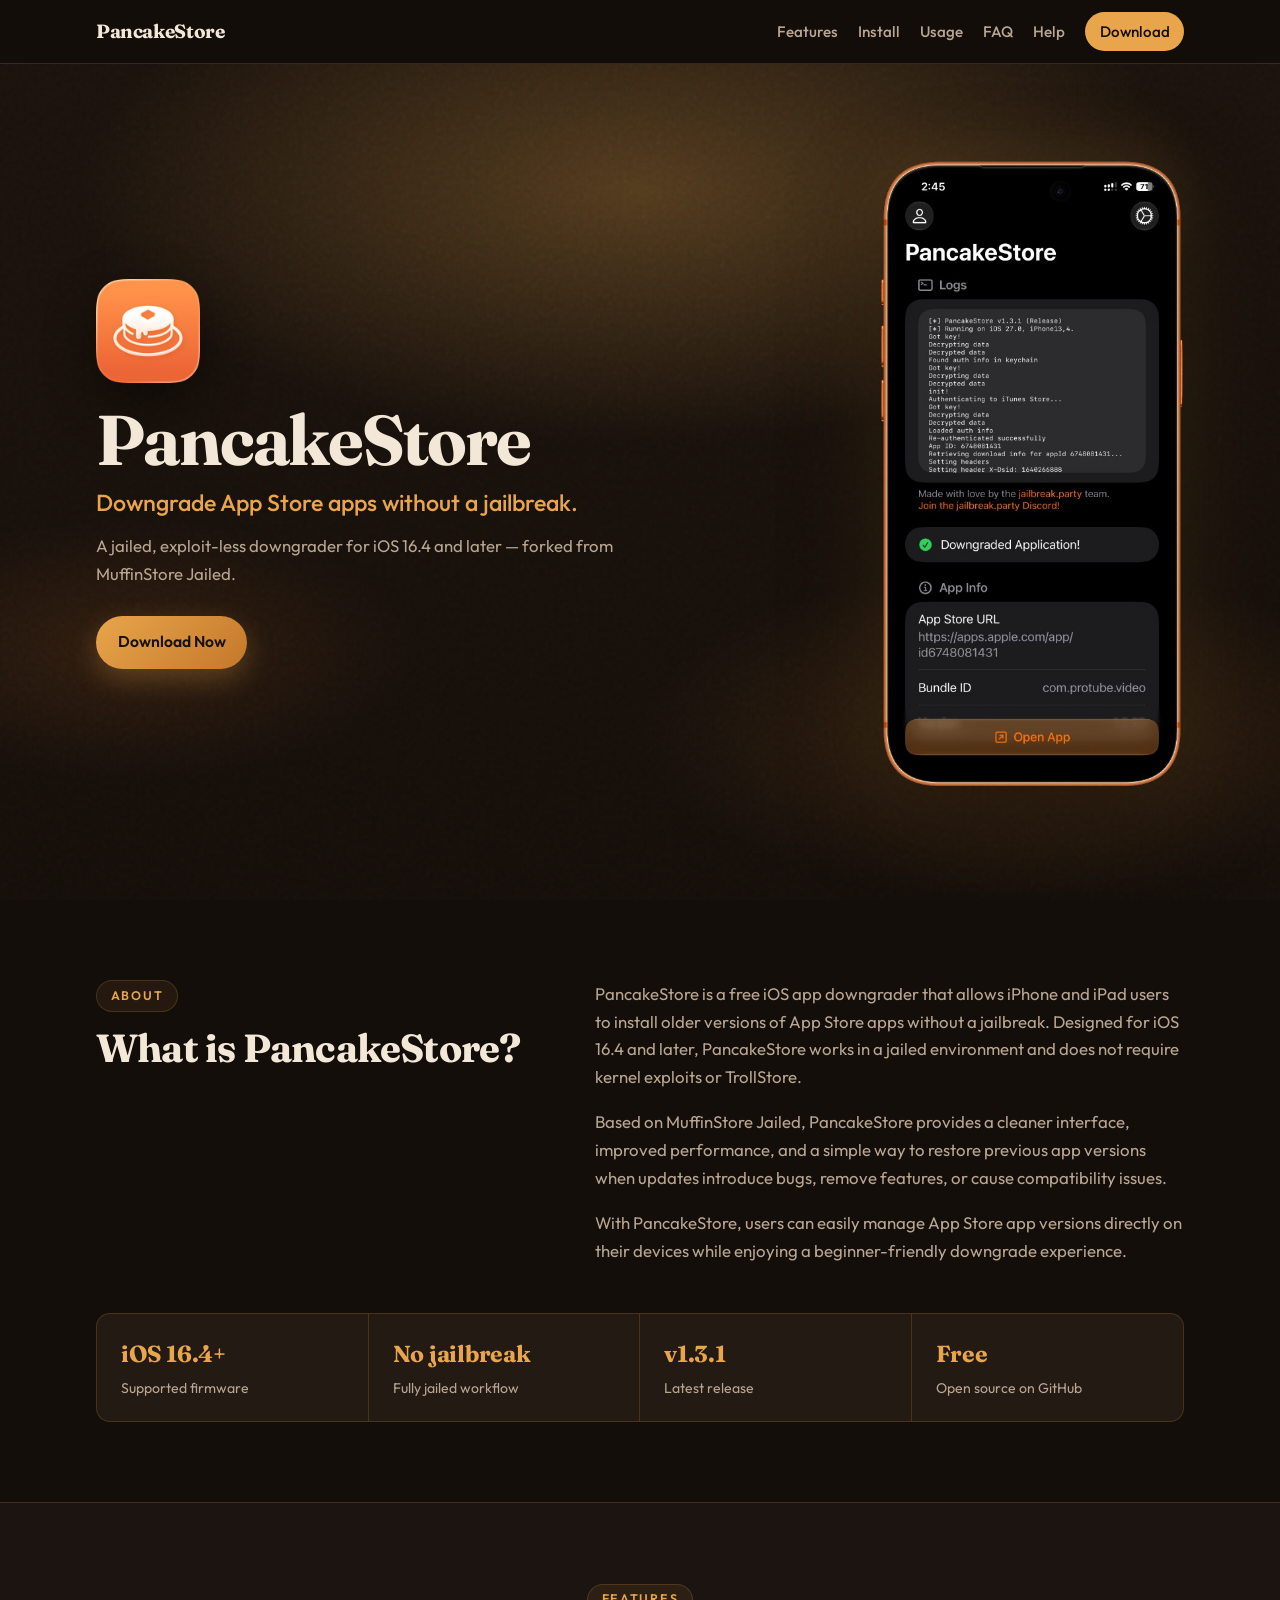
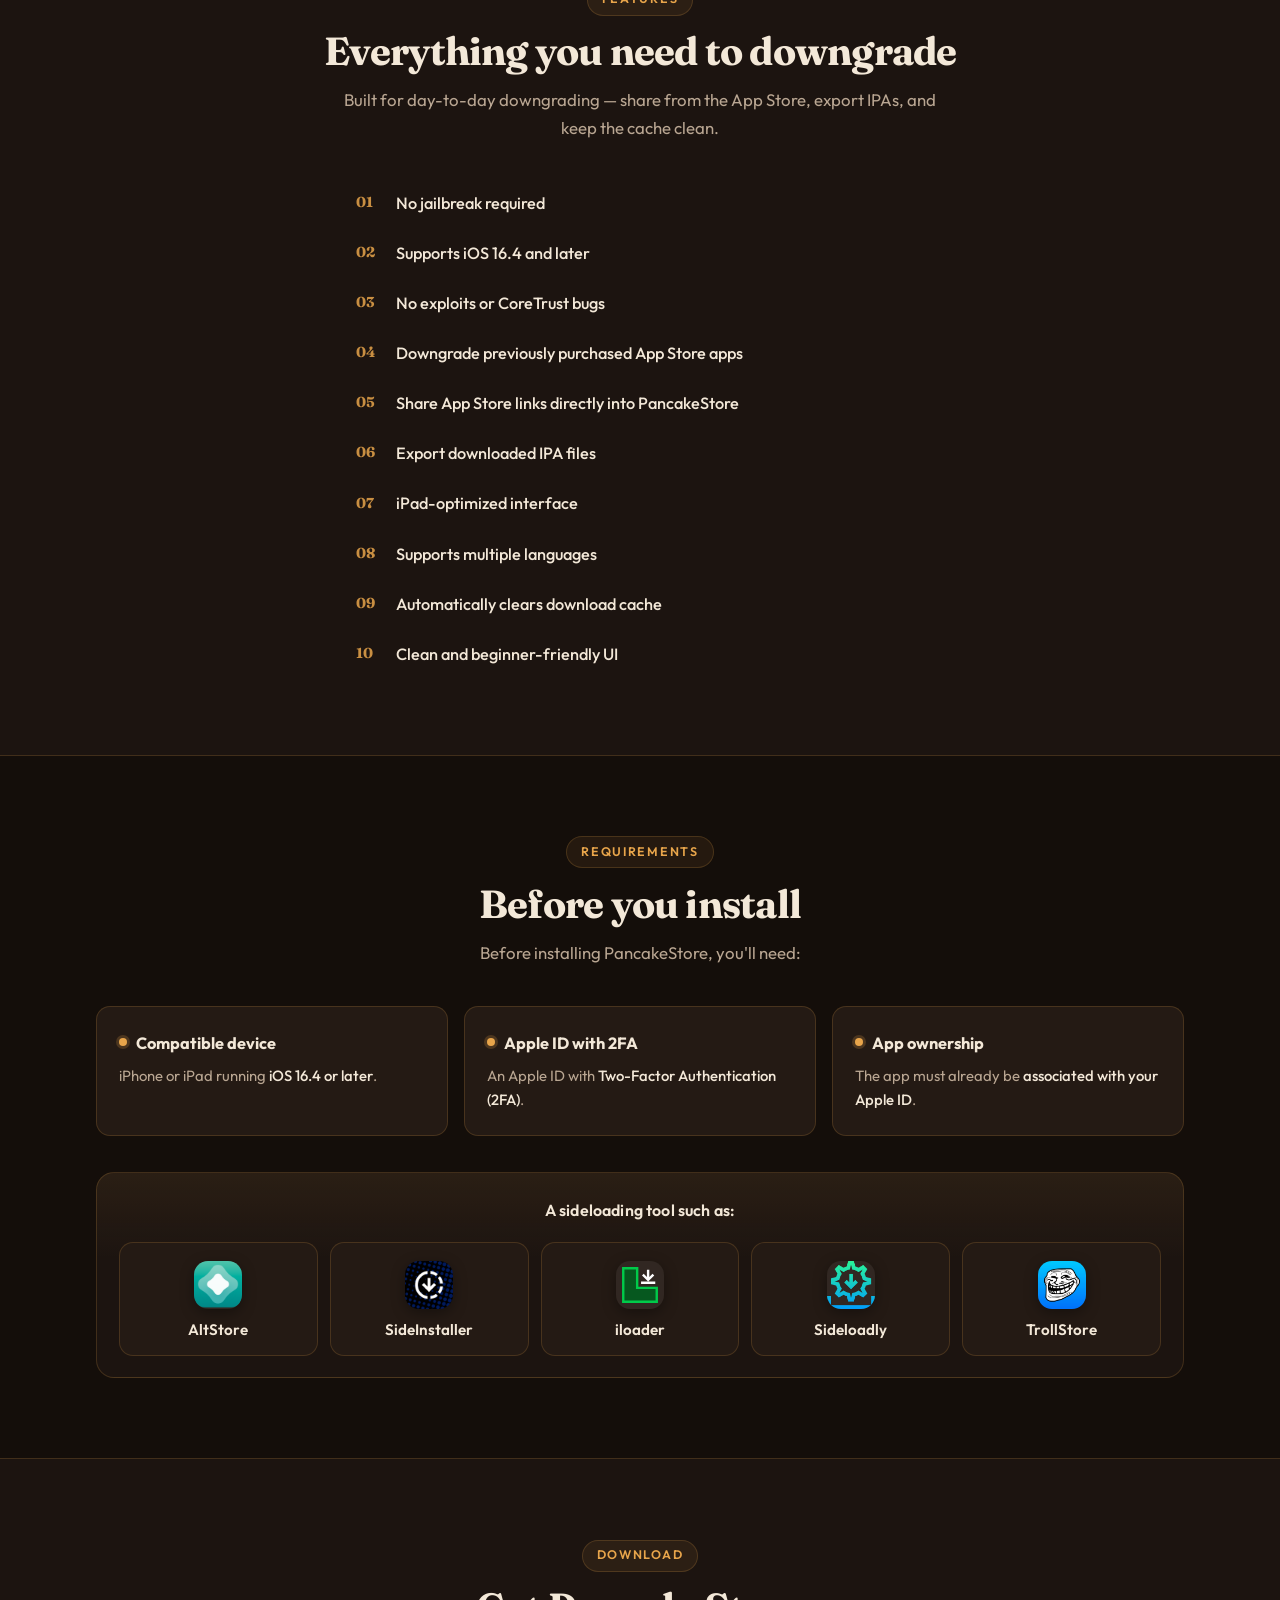
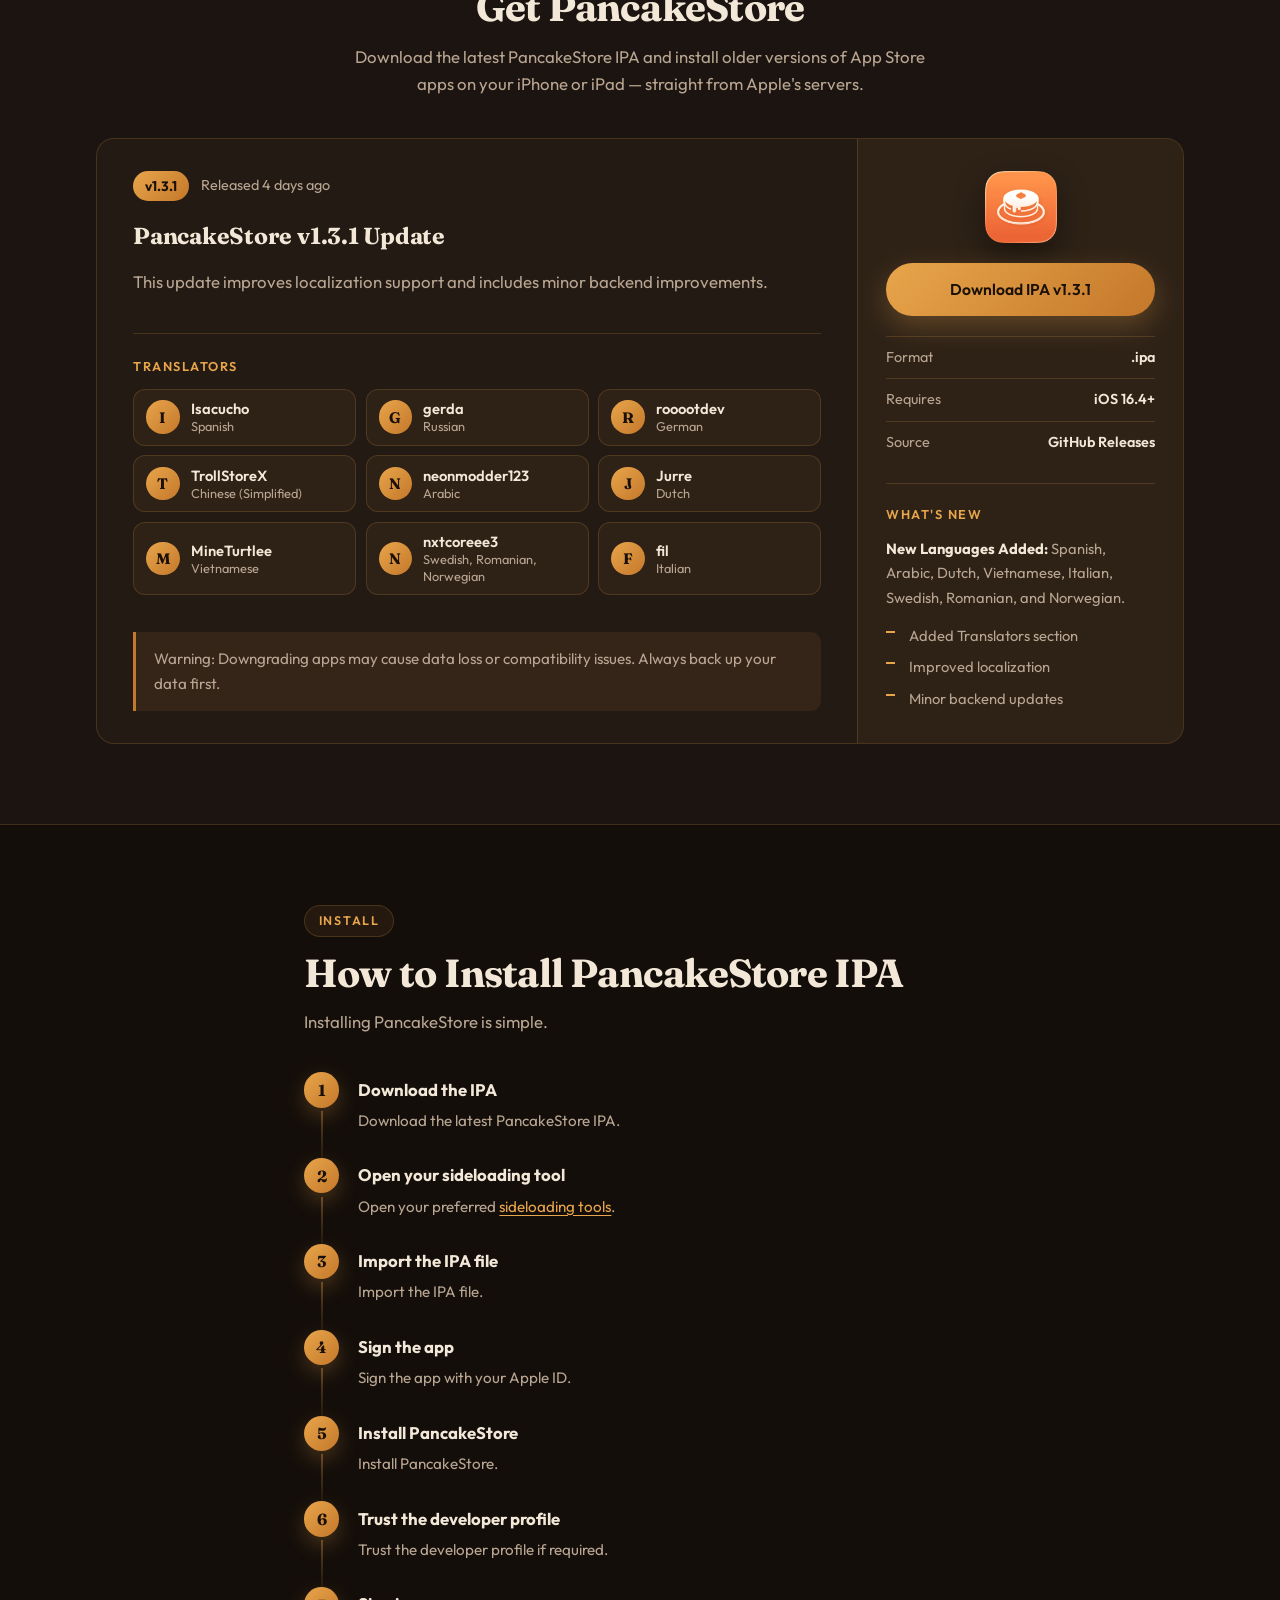
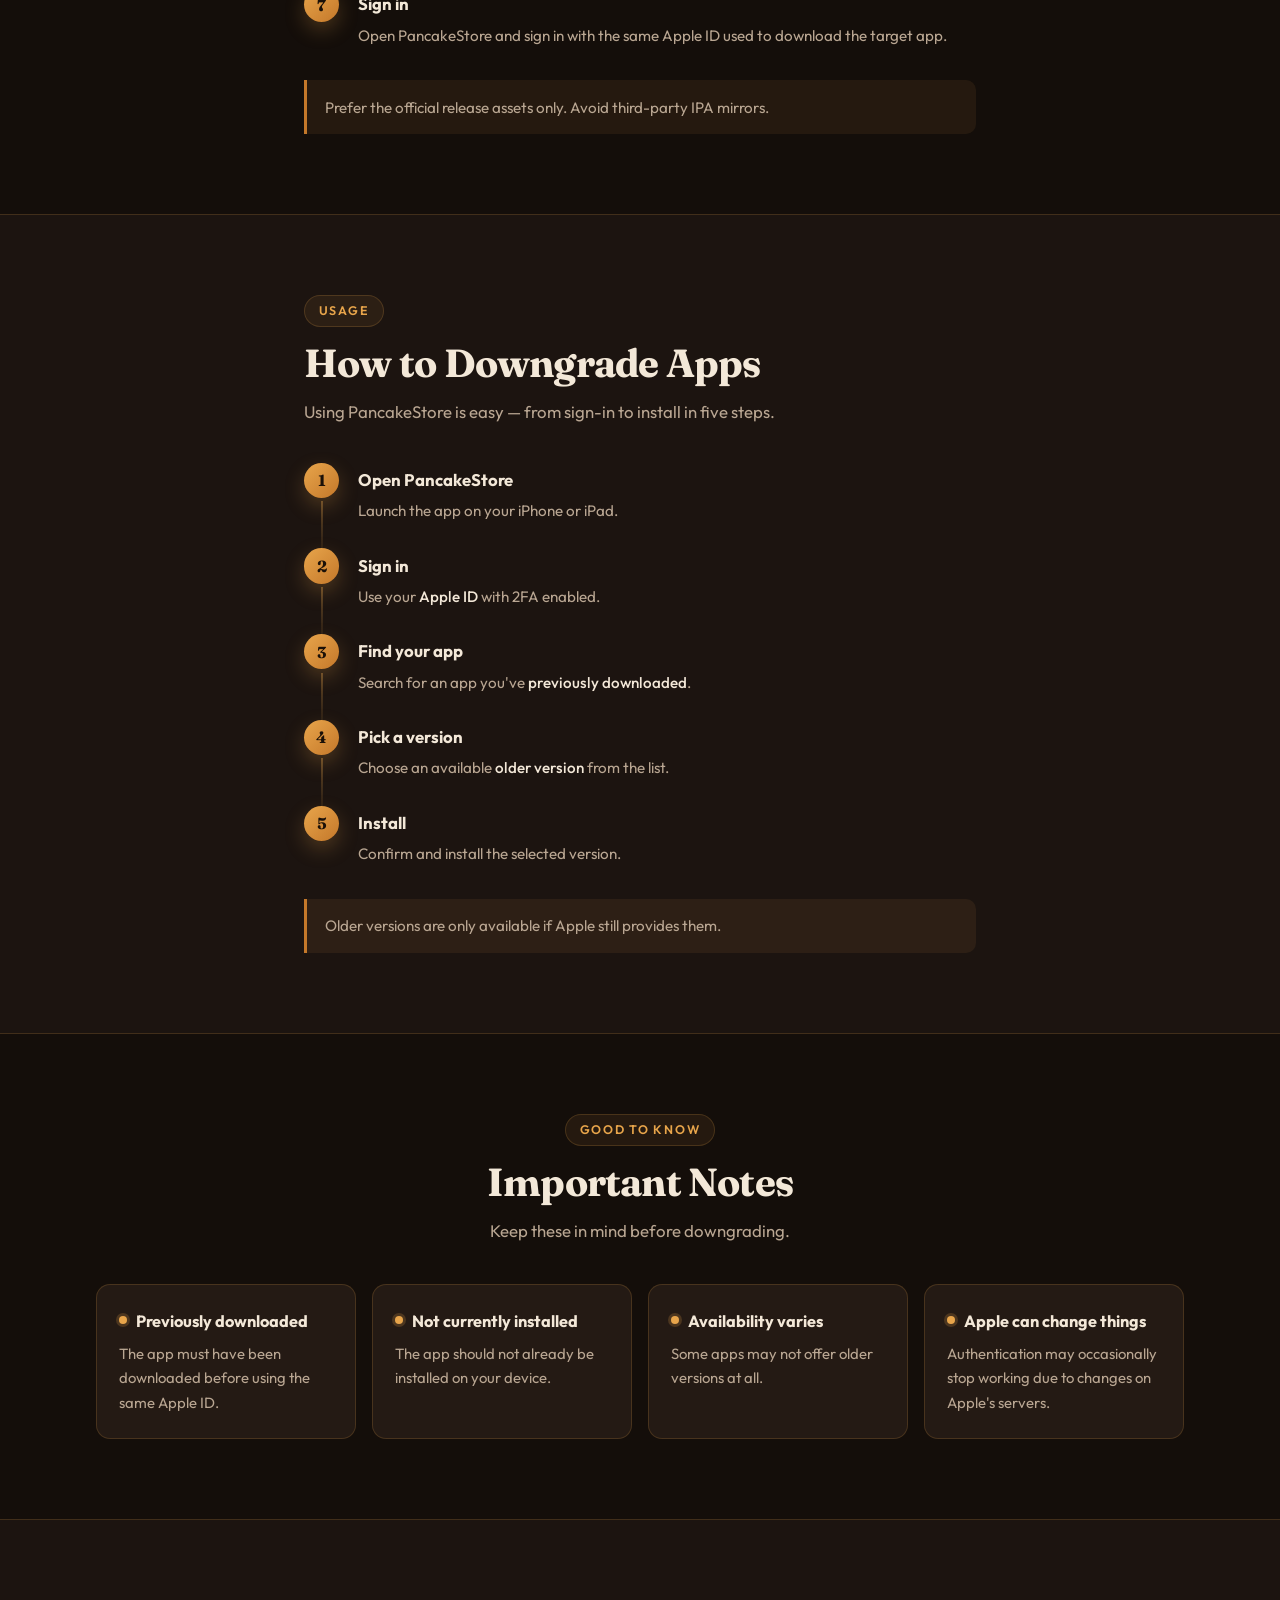
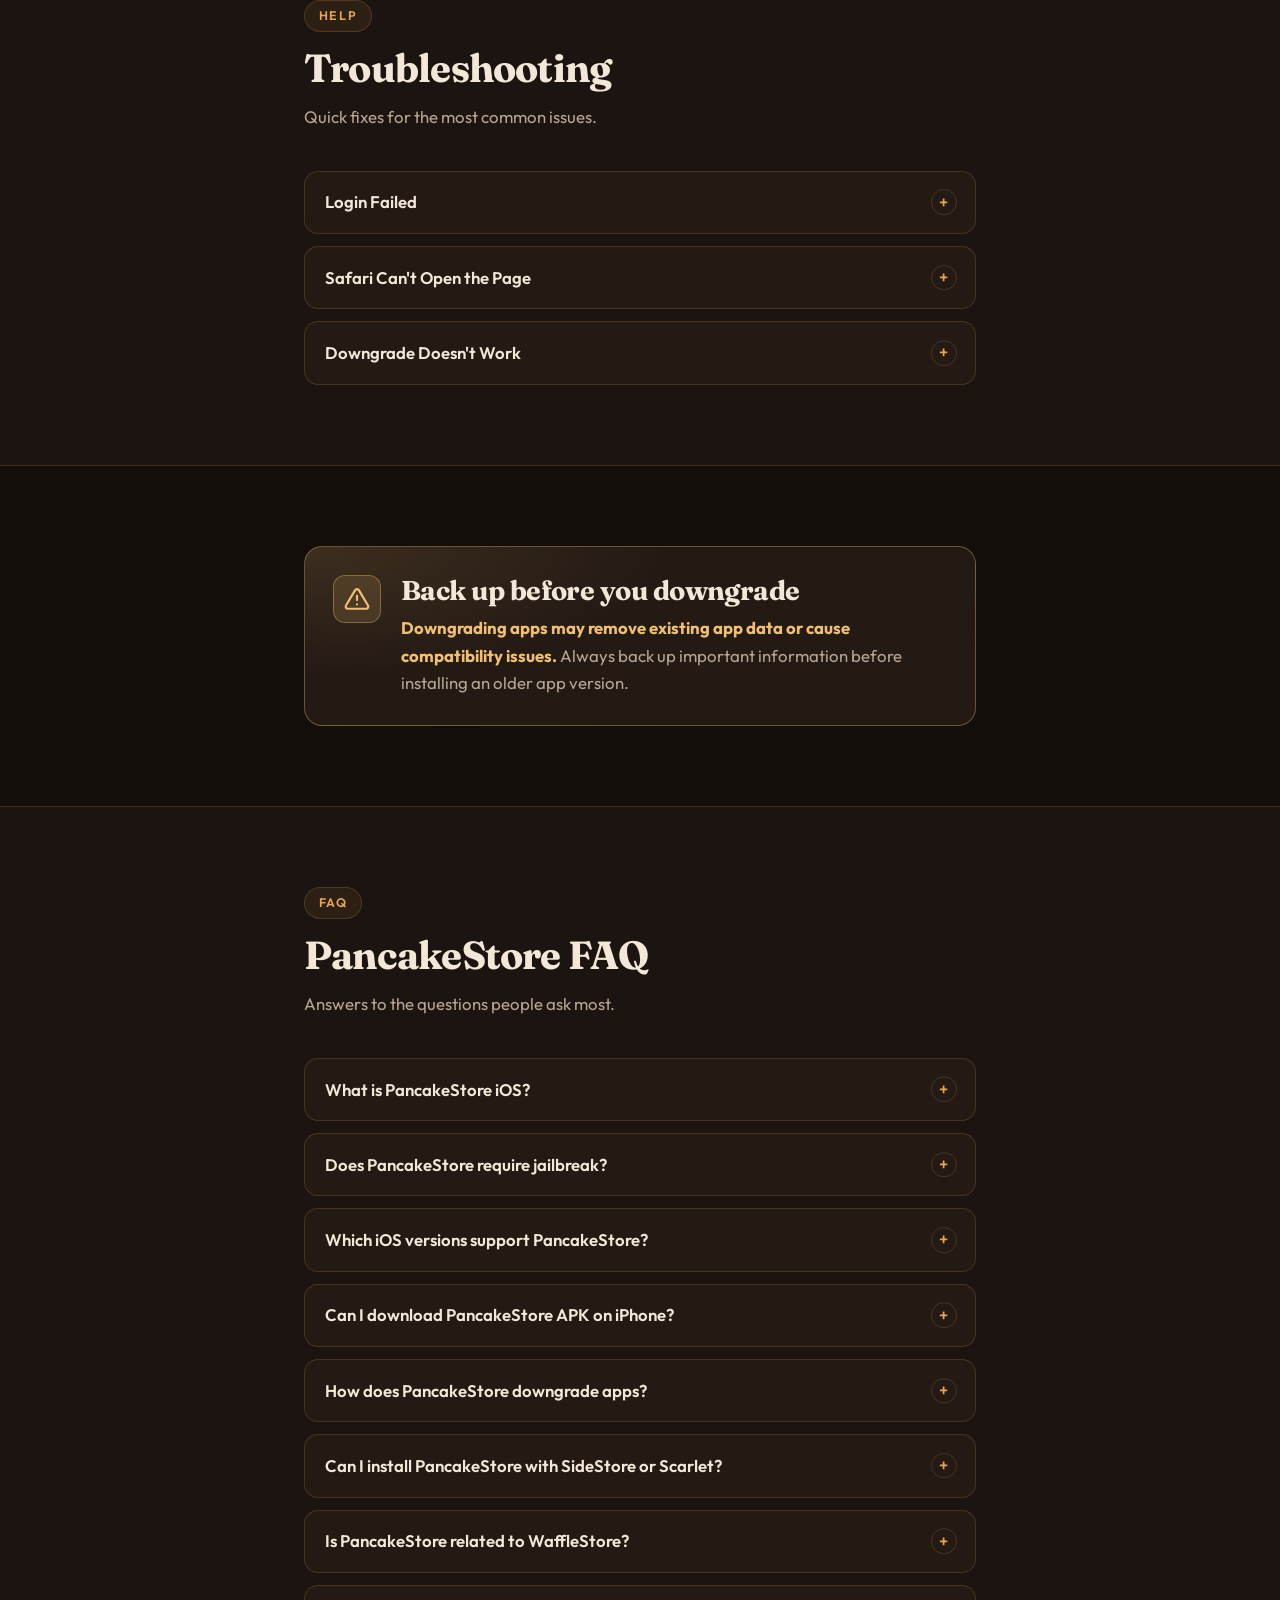
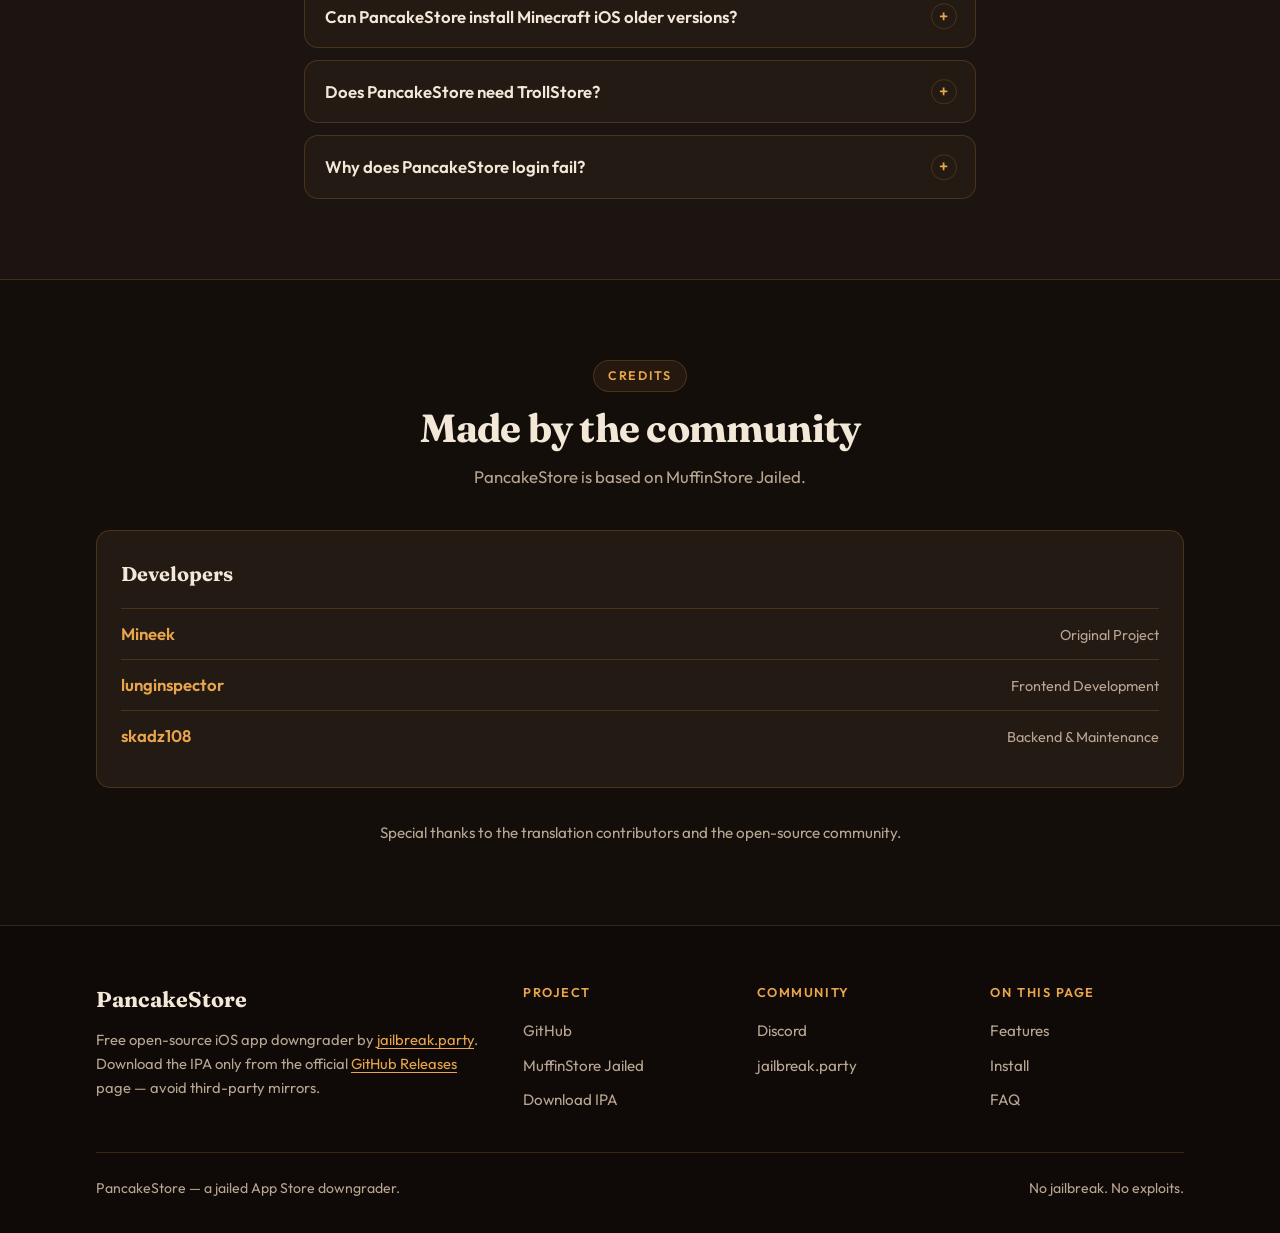
<file: index.html>
<!DOCTYPE html>
<html lang="en">
<head>
  <meta charset="UTF-8" />
  <meta name="viewport" content="width=device-width, initial-scale=1" />
  <title>PancakeStore — Download IPA | iOS App Downgrader (No Jailbreak)</title>
  <meta name="description" content="Download PancakeStore IPA — a free jailed App Store downgrader for iOS 16.4+. Install older app versions on iPhone &amp; iPad. No jailbreak. No exploits." />
  <meta name="robots" content="index, follow, max-image-preview:large, max-snippet:-1, max-video-preview:-1" />
  <meta name="author" content="jailbreak.party" />
  <meta name="theme-color" content="#140e0a" />
  <meta name="color-scheme" content="dark" />
  <link rel="canonical" href="https://pancakestore.site/" />
  <link rel="alternate" hreflang="en" href="https://pancakestore.site/" />
  <link rel="alternate" hreflang="x-default" href="https://pancakestore.site/" />

  <!-- Open Graph -->
  <meta property="og:type" content="website" />
  <meta property="og:site_name" content="PancakeStore" />
  <meta property="og:locale" content="en_US" />
  <meta property="og:url" content="https://pancakestore.site/" />
  <meta property="og:title" content="PancakeStore — Download IPA | iOS App Downgrader (No Jailbreak)" />
  <meta property="og:description" content="Free jailed App Store downgrader for iOS 16.4+. Install older app versions on iPhone &amp; iPad without jailbreak or exploits." />
  <meta property="og:image" content="https://pancakestore.site/assets/app-screenshot.png" />
  <meta property="og:image:alt" content="PancakeStore running on an iPhone, showing a successful app downgrade" />
  <meta property="og:image:type" content="image/png" />
  <meta property="og:image:width" content="460" />
  <meta property="og:image:height" content="950" />

  <!-- Twitter -->
  <meta name="twitter:card" content="summary_large_image" />
  <meta name="twitter:title" content="PancakeStore — Download IPA | iOS App Downgrader" />
  <meta name="twitter:description" content="Free jailed App Store downgrader for iOS 16.4+. No jailbreak. No exploits." />
  <meta name="twitter:image" content="https://pancakestore.site/assets/app-screenshot.png" />
  <meta name="twitter:image:alt" content="PancakeStore running on an iPhone, showing a successful app downgrade" />

  <!-- Google tag (gtag.js) -->
  <script async src="https://www.googletagmanager.com/gtag/js?id=G-DCM27WNYDD"></script>
  <script>
    window.dataLayer = window.dataLayer || [];
    function gtag(){dataLayer.push(arguments);}
    gtag('js', new Date());

    gtag('config', 'G-DCM27WNYDD');
  </script>
  <link rel="icon" href="assets/icon.png?v=2" type="image/png" />
  <link rel="apple-touch-icon" href="assets/icon.png?v=2" />
  <link rel="manifest" href="site.webmanifest" />
  <link rel="preload" as="image" href="assets/app-screenshot.png?v=2" />
  <link rel="preconnect" href="https://fonts.googleapis.com" />
  <link rel="preconnect" href="https://fonts.gstatic.com" crossorigin />
  <link href="https://fonts.googleapis.com/css2?family=Fraunces:opsz,wght@9..144,500;9..144,700&family=Outfit:wght@400;500;600;700&display=swap" rel="stylesheet" />
  <link rel="stylesheet" href="css/styles.css?v=6" />
  <script type="application/ld+json">
  {
    "@context": "https://schema.org",
    "@graph": [
      {
        "@type": "WebSite",
        "@id": "https://pancakestore.site/#website",
        "url": "https://pancakestore.site/",
        "name": "PancakeStore",
        "description": "Free jailed App Store downgrader for iOS 16.4+. Download the PancakeStore IPA and install older app versions without jailbreak.",
        "inLanguage": "en",
        "publisher": { "@id": "https://pancakestore.site/#organization" }
      },
      {
        "@type": "Organization",
        "@id": "https://pancakestore.site/#organization",
        "name": "PancakeStore",
        "url": "https://pancakestore.site/",
        "logo": {
          "@type": "ImageObject",
          "url": "https://pancakestore.site/assets/icon.png"
        },
        "sameAs": [
          "https://github.com/jailbreakdotparty/PancakeStore",
          "https://jailbreak.party/pancakestore",
          "https://jailbreak.party/discord"
        ]
      },
      {
        "@type": "SoftwareApplication",
        "@id": "https://pancakestore.site/#app",
        "name": "PancakeStore",
        "applicationCategory": "UtilitiesApplication",
        "operatingSystem": "iOS 16.4+",
        "downloadUrl": "https://github.com/jailbreakdotparty/PancakeStore/releases/download/1.3.1/PancakeStore_v1.3.1.ipa",
        "softwareVersion": "1.3.1",
        "offers": {
          "@type": "Offer",
          "price": "0",
          "priceCurrency": "USD"
        },
        "description": "A jailed App Store downgrader for iPhone and iPad. Install older versions of previously downloaded apps without jailbreak or exploits.",
        "image": "https://pancakestore.site/assets/icon.png",
        "author": { "@id": "https://pancakestore.site/#organization" },
        "url": "https://pancakestore.site/"
      },
      {
        "@type": "HowTo",
        "@id": "https://pancakestore.site/#howto-install",
        "name": "How to Install PancakeStore IPA",
        "description": "Install PancakeStore on iPhone or iPad using a sideloading tool and your Apple ID.",
        "totalTime": "PT10M",
        "supply": [
          { "@type": "HowToSupply", "name": "PancakeStore IPA" },
          { "@type": "HowToSupply", "name": "Sideloading tool (AltStore, SideInstaller, Sideloadly, or similar)" }
        ],
        "tool": [
          { "@type": "HowToTool", "name": "iPhone or iPad running iOS 16.4 or later" }
        ],
        "step": [
          {
            "@type": "HowToStep",
            "position": 1,
            "name": "Download the IPA",
            "text": "Download the latest PancakeStore IPA from the official GitHub release."
          },
          {
            "@type": "HowToStep",
            "position": 2,
            "name": "Open your sideloading tool",
            "text": "Open your preferred sideloading tool such as AltStore, SideInstaller, iloader, Sideloadly, or TrollStore."
          },
          {
            "@type": "HowToStep",
            "position": 3,
            "name": "Import the IPA file",
            "text": "Import the PancakeStore IPA file into the sideloading tool."
          },
          {
            "@type": "HowToStep",
            "position": 4,
            "name": "Sign the app",
            "text": "Sign the app with your Apple ID."
          },
          {
            "@type": "HowToStep",
            "position": 5,
            "name": "Install PancakeStore",
            "text": "Install PancakeStore on your device."
          },
          {
            "@type": "HowToStep",
            "position": 6,
            "name": "Trust the developer profile",
            "text": "Trust the developer profile in Settings if required."
          },
          {
            "@type": "HowToStep",
            "position": 7,
            "name": "Sign in",
            "text": "Open PancakeStore and sign in with the same Apple ID used to download the target app."
          }
        ]
      },
      {
        "@type": "HowTo",
        "@id": "https://pancakestore.site/#howto-downgrade",
        "name": "How to Downgrade Apps with PancakeStore",
        "description": "Use PancakeStore to install an older App Store version of an app you previously downloaded.",
        "totalTime": "PT5M",
        "step": [
          {
            "@type": "HowToStep",
            "position": 1,
            "name": "Open PancakeStore",
            "text": "Launch PancakeStore on your iPhone or iPad."
          },
          {
            "@type": "HowToStep",
            "position": 2,
            "name": "Sign in",
            "text": "Sign in with your Apple ID with Two-Factor Authentication enabled."
          },
          {
            "@type": "HowToStep",
            "position": 3,
            "name": "Find your app",
            "text": "Search for an app you previously downloaded with the same Apple ID."
          },
          {
            "@type": "HowToStep",
            "position": 4,
            "name": "Pick a version",
            "text": "Choose an available older version from the list."
          },
          {
            "@type": "HowToStep",
            "position": 5,
            "name": "Install",
            "text": "Confirm and install the selected version."
          }
        ]
      },
      {
        "@type": "FAQPage",
        "@id": "https://pancakestore.site/#faq",
        "mainEntity": [
          {
            "@type": "Question",
            "name": "What is PancakeStore iOS?",
            "acceptedAnswer": {
              "@type": "Answer",
              "text": "PancakeStore iOS is an app downgrader that lets you install older versions of App Store apps on iPhone and iPad without jailbreak or exploits."
            }
          },
          {
            "@type": "Question",
            "name": "Does PancakeStore require jailbreak?",
            "acceptedAnswer": {
              "@type": "Answer",
              "text": "No. PancakeStore works on stock iOS and does not require jailbreak, TrollStore, or kernel exploits."
            }
          },
          {
            "@type": "Question",
            "name": "Which iOS versions support PancakeStore?",
            "acceptedAnswer": {
              "@type": "Answer",
              "text": "PancakeStore supports iOS 16.4 and later on compatible iPhone and iPad devices."
            }
          },
          {
            "@type": "Question",
            "name": "Can I download PancakeStore APK on iPhone?",
            "acceptedAnswer": {
              "@type": "Answer",
              "text": "No. PancakeStore APK is an Android format. iOS users should install the PancakeStore IPA version instead."
            }
          },
          {
            "@type": "Question",
            "name": "How does PancakeStore downgrade apps?",
            "acceptedAnswer": {
              "@type": "Answer",
              "text": "PancakeStore installs older App Store versions available from Apple servers. The app must be previously downloaded with the same Apple ID."
            }
          },
          {
            "@type": "Question",
            "name": "Can I install PancakeStore with SideStore or Scarlet?",
            "acceptedAnswer": {
              "@type": "Answer",
              "text": "Yes. You can install PancakeStore using sideloading tools like SideStore, Scarlet, AltStore, or similar IPA installers."
            }
          },
          {
            "@type": "Question",
            "name": "Is PancakeStore related to WaffleStore?",
            "acceptedAnswer": {
              "@type": "Answer",
              "text": "PancakeStore is based on the same idea as MuffinStore Jailed. It is not the same as WaffleStore, but both focus on App Store app management."
            }
          },
          {
            "@type": "Question",
            "name": "Can PancakeStore install Minecraft iOS older versions?",
            "acceptedAnswer": {
              "@type": "Answer",
              "text": "Yes, if an older Minecraft iOS version is still available on Apple's servers and linked to your Apple ID, PancakeStore may allow installation."
            }
          },
          {
            "@type": "Question",
            "name": "Does PancakeStore need TrollStore?",
            "acceptedAnswer": {
              "@type": "Answer",
              "text": "No. PancakeStore works without TrollStore and can be installed through normal sideloading methods."
            }
          },
          {
            "@type": "Question",
            "name": "Why does PancakeStore login fail?",
            "acceptedAnswer": {
              "@type": "Answer",
              "text": "Apple authentication can change at any time. Update PancakeStore to the latest version and make sure you use the correct Apple ID with 2FA enabled."
            }
          }
        ]
      }
    ]
  }
  </script>
</head>
<body>
  <header class="site-header">
    <a class="logo" href="#top">PancakeStore</a>
    <button class="nav-toggle" type="button" aria-label="Open menu" aria-expanded="false">
      <span></span><span></span><span></span>
    </button>
    <nav class="site-nav" aria-label="Primary">
      <a href="#features">Features</a>
      <a href="#install">Install</a>
      <a href="#usage">Usage</a>
      <a href="#faq">FAQ</a>
      <a href="#troubleshoot">Help</a>
      <a href="#download-section" class="nav-cta">Download</a>
    </nav>
  </header>

  <main id="top">
    <section class="hero">
      <div class="hero-atmosphere" aria-hidden="true"></div>
      <div class="hero-inner">
        <div class="hero-copy">
          <img class="hero-icon" src="assets/icon.png?v=2" alt="PancakeStore app icon" width="120" height="120" fetchpriority="high" decoding="async" />
          <h1 class="brand">PancakeStore</h1>
          <p class="hero-tagline">Downgrade App Store apps without a jailbreak.</p>
          <p class="lede">A jailed, exploit-less downgrader for iOS 16.4 and later — forked from MuffinStore Jailed.</p>
          <div class="cta-row">
            <a class="btn btn-primary" id="download" href="#download-section">Download Now</a>
          </div>
        </div>
        <img class="hero-shot" src="assets/app-screenshot.png?v=2" alt="PancakeStore running on an iPhone, showing a successful app downgrade" width="460" height="950" decoding="async" />
      </div>
    </section>

    <section class="section reveal" id="about">
      <div class="wrap">
        <div class="about-grid">
          <div class="section-head">
            <p class="eyebrow">About</p>
            <h2>What is PancakeStore?</h2>
          </div>
          <div class="prose">
            <p>PancakeStore is a free iOS app downgrader that allows iPhone and iPad users to install older versions of App Store apps without a jailbreak. Designed for iOS 16.4 and later, PancakeStore works in a jailed environment and does not require kernel exploits or TrollStore.</p>
            <p>Based on MuffinStore Jailed, PancakeStore provides a cleaner interface, improved performance, and a simple way to restore previous app versions when updates introduce bugs, remove features, or cause compatibility issues.</p>
            <p>With PancakeStore, users can easily manage App Store app versions directly on their devices while enjoying a beginner-friendly downgrade experience.</p>
          </div>
        </div>
        <div class="stat-row">
          <div class="stat">
            <strong>iOS 16.4+</strong>
            <span>Supported firmware</span>
          </div>
          <div class="stat">
            <strong>No jailbreak</strong>
            <span>Fully jailed workflow</span>
          </div>
          <div class="stat">
            <strong>v1.3.1</strong>
            <span>Latest release</span>
          </div>
          <div class="stat">
            <strong>Free</strong>
            <span>Open source on GitHub</span>
          </div>
        </div>
      </div>
    </section>

    <section class="section section-alt reveal" id="features">
      <div class="wrap">
        <div class="section-head center">
          <p class="eyebrow">Features</p>
          <h2>Everything you need to downgrade</h2>
          <p class="section-lede">Built for day-to-day downgrading — share from the App Store, export IPAs, and keep the cache clean.</p>
        </div>
        <ul class="feature-grid">
          <li class="feature-card">
            <span class="feature-num">01</span>
            <strong>No jailbreak required</strong>
          </li>
          <li class="feature-card">
            <span class="feature-num">02</span>
            <strong>Supports iOS 16.4 and later</strong>
          </li>
          <li class="feature-card">
            <span class="feature-num">03</span>
            <strong>No exploits or CoreTrust bugs</strong>
          </li>
          <li class="feature-card">
            <span class="feature-num">04</span>
            <strong>Downgrade previously purchased App Store apps</strong>
          </li>
          <li class="feature-card">
            <span class="feature-num">05</span>
            <strong>Share App Store links directly into PancakeStore</strong>
          </li>
          <li class="feature-card">
            <span class="feature-num">06</span>
            <strong>Export downloaded IPA files</strong>
          </li>
          <li class="feature-card">
            <span class="feature-num">07</span>
            <strong>iPad-optimized interface</strong>
          </li>
          <li class="feature-card">
            <span class="feature-num">08</span>
            <strong>Supports multiple languages</strong>
          </li>
          <li class="feature-card">
            <span class="feature-num">09</span>
            <strong>Automatically clears download cache</strong>
          </li>
          <li class="feature-card">
            <span class="feature-num">10</span>
            <strong>Clean and beginner-friendly UI</strong>
          </li>
        </ul>
      </div>
    </section>

    <section class="section reveal" id="requirements">
      <div class="wrap">
        <div class="section-head center">
          <p class="eyebrow">Requirements</p>
          <h2>Before you install</h2>
          <p class="section-lede">Before installing PancakeStore, you'll need:</p>
        </div>
        <div class="req-grid">
          <div class="req-card">
            <strong>Compatible device</strong>
            <span>iPhone or iPad running <em>iOS 16.4 or later</em>.</span>
          </div>
          <div class="req-card">
            <strong>Apple ID with 2FA</strong>
            <span>An Apple ID with <em>Two-Factor Authentication (2FA)</em>.</span>
          </div>
          <div class="req-card">
            <strong>App ownership</strong>
            <span>The app must already be <em>associated with your Apple ID</em>.</span>
          </div>
        </div>
        <div class="sideload-block" id="sideloading-tools">
          <h3>A sideloading tool such as:</h3>
          <ul class="sideload-grid">
            <li>
              <a class="sideload-card" href="https://altstore.io/" target="_blank" rel="noopener noreferrer">
                <img src="assets/sideload/altstore.png" alt="AltStore" width="48" height="48" loading="lazy" decoding="async" />
                <strong>AltStore</strong>
              </a>
            </li>
            <li>
              <a class="sideload-card" href="https://sideinstaller.com/" target="_blank" rel="noopener noreferrer">
                <img src="assets/sideload/sideinstaller.png" alt="SideInstaller" width="48" height="48" loading="lazy" decoding="async" />
                <strong>SideInstaller</strong>
              </a>
            </li>
            <li>
              <a class="sideload-card" href="https://iloader.site/" target="_blank" rel="noopener noreferrer">
                <img src="assets/sideload/iloader.svg" alt="iloader" width="48" height="48" loading="lazy" decoding="async" />
                <strong>iloader</strong>
              </a>
            </li>
            <li>
              <a class="sideload-card" href="https://sideloadly.io/" target="_blank" rel="noopener noreferrer">
                <img src="assets/sideload/sideloadly.png" alt="Sideloadly" width="48" height="48" loading="lazy" decoding="async" />
                <strong>Sideloadly</strong>
              </a>
            </li>
            <li>
              <a class="sideload-card" href="https://github.com/opa334/TrollStore" target="_blank" rel="noopener noreferrer">
                <img src="assets/sideload/trollstore.webp" alt="TrollStore" width="48" height="48" loading="lazy" decoding="async" />
                <strong>TrollStore</strong>
              </a>
            </li>
          </ul>
        </div>
      </div>
    </section>

    <section class="section section-alt reveal" id="download-section">
      <div class="wrap">
        <div class="section-head center">
          <p class="eyebrow">Download</p>
          <h2>Get PancakeStore</h2>
          <p class="section-lede">Download the latest PancakeStore IPA and install older versions of App Store apps on your iPhone or iPad — straight from Apple's servers.</p>
        </div>
        <div class="release-panel">
          <div class="release-main">
            <div class="release-top">
              <span class="version-badge">v1.3.1</span>
              <span class="release-date">Released 4 days ago</span>
            </div>
            <h3>PancakeStore v1.3.1 Update</h3>
            <p>This update improves localization support and includes minor backend improvements.</p>
            <div class="release-translators">
              <h4>Translators</h4>
              <ul class="translator-grid">
                <li>
                  <span class="tr-avatar" aria-hidden="true">I</span>
                  <span class="tr-info"><strong>Isacucho</strong><span>Spanish</span></span>
                </li>
                <li>
                  <span class="tr-avatar" aria-hidden="true">G</span>
                  <span class="tr-info"><strong>gerda</strong><span>Russian</span></span>
                </li>
                <li>
                  <span class="tr-avatar" aria-hidden="true">R</span>
                  <span class="tr-info"><strong>rooootdev</strong><span>German</span></span>
                </li>
                <li>
                  <span class="tr-avatar" aria-hidden="true">T</span>
                  <span class="tr-info"><strong>TrollStoreX</strong><span>Chinese (Simplified)</span></span>
                </li>
                <li>
                  <span class="tr-avatar" aria-hidden="true">N</span>
                  <span class="tr-info"><strong>neonmodder123</strong><span>Arabic</span></span>
                </li>
                <li>
                  <span class="tr-avatar" aria-hidden="true">J</span>
                  <span class="tr-info"><strong>Jurre</strong><span>Dutch</span></span>
                </li>
                <li>
                  <span class="tr-avatar" aria-hidden="true">M</span>
                  <span class="tr-info"><strong>MineTurtlee</strong><span>Vietnamese</span></span>
                </li>
                <li>
                  <span class="tr-avatar" aria-hidden="true">N</span>
                  <span class="tr-info"><strong>nxtcoreee3</strong><span>Swedish, Romanian, Norwegian</span></span>
                </li>
                <li>
                  <span class="tr-avatar" aria-hidden="true">F</span>
                  <span class="tr-info"><strong>fil</strong><span>Italian</span></span>
                </li>
              </ul>
            </div>
            <p class="note">Warning: Downgrading apps may cause data loss or compatibility issues. Always back up your data first.</p>
          </div>
          <aside class="release-aside">
            <img class="release-icon" src="assets/icon.png?v=2" alt="PancakeStore" width="72" height="72" loading="lazy" decoding="async" />
            <a class="btn btn-primary btn-block" href="https://github.com/jailbreakdotparty/PancakeStore/releases/download/1.3.1/PancakeStore_v1.3.1.ipa">Download IPA v1.3.1</a>
            <ul class="release-meta">
              <li><span>Format</span><strong>.ipa</strong></li>
              <li><span>Requires</span><strong>iOS 16.4+</strong></li>
              <li><span>Source</span><strong>GitHub Releases</strong></li>
            </ul>
            <div class="release-notes">
              <h4>What's new</h4>
              <p><strong>New Languages Added:</strong> Spanish, Arabic, Dutch, Vietnamese, Italian, Swedish, Romanian, and Norwegian.</p>
              <ul class="changelog">
                <li>Added Translators section</li>
                <li>Improved localization</li>
                <li>Minor backend updates</li>
              </ul>
            </div>
          </aside>
        </div>
      </div>
    </section>

    <section class="section reveal" id="install">
      <div class="wrap narrow">
        <div class="section-head">
          <p class="eyebrow">Install</p>
          <h2>How to Install PancakeStore IPA</h2>
          <p class="section-lede">Installing PancakeStore is simple.</p>
        </div>
        <ol class="steps-flow">
          <li>
            <strong>Download the IPA</strong>
            <span>Download the latest PancakeStore IPA.</span>
          </li>
          <li>
            <strong>Open your sideloading tool</strong>
            <span>Open your preferred <a href="#sideloading-tools">sideloading tools</a>.</span>
          </li>
          <li>
            <strong>Import the IPA file</strong>
            <span>Import the IPA file.</span>
          </li>
          <li>
            <strong>Sign the app</strong>
            <span>Sign the app with your Apple ID.</span>
          </li>
          <li>
            <strong>Install PancakeStore</strong>
            <span>Install PancakeStore.</span>
          </li>
          <li>
            <strong>Trust the developer profile</strong>
            <span>Trust the developer profile if required.</span>
          </li>
          <li>
            <strong>Sign in</strong>
            <span>Open PancakeStore and sign in with the same Apple ID used to download the target app.</span>
          </li>
        </ol>
        <p class="note">Prefer the official release assets only. Avoid third-party IPA mirrors.</p>
      </div>
    </section>

    <section class="section section-alt reveal" id="usage">
      <div class="wrap narrow">
        <div class="section-head">
          <p class="eyebrow">Usage</p>
          <h2>How to Downgrade Apps</h2>
          <p class="section-lede">Using PancakeStore is easy — from sign-in to install in five steps.</p>
        </div>
        <ol class="steps-flow">
          <li>
            <strong>Open PancakeStore</strong>
            <span>Launch the app on your iPhone or iPad.</span>
          </li>
          <li>
            <strong>Sign in</strong>
            <span>Use your <em>Apple ID</em> with 2FA enabled.</span>
          </li>
          <li>
            <strong>Find your app</strong>
            <span>Search for an app you've <em>previously downloaded</em>.</span>
          </li>
          <li>
            <strong>Pick a version</strong>
            <span>Choose an available <em>older version</em> from the list.</span>
          </li>
          <li>
            <strong>Install</strong>
            <span>Confirm and install the selected version.</span>
          </li>
        </ol>
        <p class="note">Older versions are only available if Apple still provides them.</p>
      </div>
    </section>

    <section class="section reveal" id="notes">
      <div class="wrap">
        <div class="section-head center">
          <p class="eyebrow">Good to know</p>
          <h2>Important Notes</h2>
          <p class="section-lede">Keep these in mind before downgrading.</p>
        </div>
        <div class="notes-grid">
          <div class="note-card">
            <strong>Previously downloaded</strong>
            <span>The app must have been downloaded before using the same Apple ID.</span>
          </div>
          <div class="note-card">
            <strong>Not currently installed</strong>
            <span>The app should not already be installed on your device.</span>
          </div>
          <div class="note-card">
            <strong>Availability varies</strong>
            <span>Some apps may not offer older versions at all.</span>
          </div>
          <div class="note-card">
            <strong>Apple can change things</strong>
            <span>Authentication may occasionally stop working due to changes on Apple's servers.</span>
          </div>
        </div>
      </div>
    </section>

    <section class="section section-alt reveal" id="troubleshoot">
      <div class="wrap narrow">
        <div class="section-head">
          <p class="eyebrow">Help</p>
          <h2>Troubleshooting</h2>
          <p class="section-lede">Quick fixes for the most common issues.</p>
        </div>
        <div class="accordion">
          <details>
            <summary>Login Failed</summary>
            <p>Update PancakeStore to the latest version and try again.</p>
          </details>
          <details>
            <summary>Safari Can't Open the Page</summary>
            <p>Disable <em>Not Secure Connection Warning</em> under Safari settings and check your VPN or DNS configuration.</p>
          </details>
          <details>
            <summary>Downgrade Doesn't Work</summary>
            <p>Some applications simply don't have compatible older versions available.</p>
          </details>
        </div>
      </div>
    </section>

    <section class="section reveal" id="warnings">
      <div class="wrap narrow">
        <div class="warning-banner">
          <div class="warning-icon" aria-hidden="true">
            <svg viewBox="0 0 24 24" width="26" height="26" fill="none" stroke="currentColor" stroke-width="2" stroke-linecap="round" stroke-linejoin="round">
              <path d="M10.29 3.86 1.82 18a2 2 0 0 0 1.71 3h16.94a2 2 0 0 0 1.71-3L13.71 3.86a2 2 0 0 0-3.42 0z" />
              <line x1="12" y1="9" x2="12" y2="13" />
              <line x1="12" y1="17" x2="12.01" y2="17" />
            </svg>
          </div>
          <div class="warning-copy">
            <h2>Back up before you downgrade</h2>
            <p><strong>Downgrading apps may remove existing app data or cause compatibility issues.</strong> Always back up important information before installing an older app version.</p>
          </div>
        </div>
      </div>
    </section>

    <section class="section section-alt reveal" id="faq">
      <div class="wrap narrow">
        <div class="section-head">
          <p class="eyebrow">FAQ</p>
          <h2>PancakeStore FAQ</h2>
          <p class="section-lede">Answers to the questions people ask most.</p>
        </div>
        <div class="accordion">
          <details>
            <summary>What is PancakeStore iOS?</summary>
            <p>PancakeStore iOS is an app downgrader that lets you install older versions of App Store apps on iPhone and iPad without jailbreak or exploits.</p>
          </details>
          <details>
            <summary>Does PancakeStore require jailbreak?</summary>
            <p>No. PancakeStore app works on stock iOS and does not require jailbreak, TrollStore, or kernel exploits.</p>
          </details>
          <details>
            <summary>Which iOS versions support PancakeStore?</summary>
            <p>PancakeStore supports iOS 16.4 and later on compatible iPhone and iPad devices.</p>
          </details>
          <details>
            <summary>Can I download PancakeStore APK on iPhone?</summary>
            <p>No. PancakeStore APK is an Android format. iOS users should install the PancakeStore IPA version instead.</p>
          </details>
          <details>
            <summary>How does PancakeStore downgrade apps?</summary>
            <p>PancakeStore installs older App Store versions available from Apple servers. The app must be previously downloaded with the same Apple ID.</p>
          </details>
          <details>
            <summary>Can I install PancakeStore with SideStore or Scarlet?</summary>
            <p>Yes. You can install PancakeStore using sideloading tools like SideStore, Scarlet, AltStore, or similar IPA installers.</p>
          </details>
          <details>
            <summary>Is PancakeStore related to WaffleStore?</summary>
            <p>PancakeStore is based on the same idea as MuffinStore Jailed. It is not the same as WaffleStore, but both focus on App Store app management.</p>
          </details>
          <details>
            <summary>Can PancakeStore install Minecraft iOS older versions?</summary>
            <p>Yes, if an older Minecraft iOS version is still available on Apple's servers and linked to your Apple ID, PancakeStore may allow installation.</p>
          </details>
          <details>
            <summary>Does PancakeStore need TrollStore?</summary>
            <p>No. PancakeStore works without TrollStore and can be installed through normal sideloading methods.</p>
          </details>
          <details>
            <summary>Why does PancakeStore login fail?</summary>
            <p>Apple authentication can change at any time. Update PancakeStore to the latest version and make sure you use the correct Apple ID with 2FA enabled.</p>
          </details>
        </div>
      </div>
    </section>

    <section class="section reveal" id="credits">
      <div class="wrap">
        <div class="section-head center">
          <p class="eyebrow">Credits</p>
          <h2>Made by the community</h2>
          <p class="section-lede">PancakeStore is based on MuffinStore Jailed.</p>
        </div>
        <div class="credits-grid">
          <div class="credit-card">
            <h3>Developers</h3>
            <ul class="dev-list">
              <li>
                <a href="https://github.com/mineek" target="_blank" rel="noopener noreferrer">Mineek</a>
                <span>Original Project</span>
              </li>
              <li>
                <a href="https://github.com/lunginspector" target="_blank" rel="noopener noreferrer">lunginspector</a>
                <span>Frontend Development</span>
              </li>
              <li>
                <a href="https://github.com/skadz108" target="_blank" rel="noopener noreferrer">skadz108</a>
                <span>Backend &amp; Maintenance</span>
              </li>
            </ul>
          </div>
        </div>
        <p class="credits-thanks">Special thanks to the translation contributors and the open-source community.</p>
      </div>
    </section>
  </main>

  <footer class="site-footer">
    <div class="wrap">
      <div class="footer-grid">
        <div class="footer-brand-col">
          <p class="footer-brand">PancakeStore</p>
          <p class="footer-note">Free open-source iOS app downgrader by <a href="https://jailbreak.party/" target="_blank" rel="noopener noreferrer">jailbreak.party</a>. Download the IPA only from the official <a href="https://github.com/jailbreakdotparty/PancakeStore/releases" target="_blank" rel="noopener noreferrer">GitHub Releases</a> page — avoid third-party mirrors.</p>
        </div>
        <div class="footer-col">
          <h4>Project</h4>
          <a href="https://github.com/jailbreakdotparty/PancakeStore" target="_blank" rel="noopener noreferrer">GitHub</a>
          <a href="https://github.com/mineek/MuffinStoreJailed-Public" target="_blank" rel="noopener noreferrer">MuffinStore Jailed</a>
          <a href="https://github.com/jailbreakdotparty/PancakeStore/releases/download/1.3.1/PancakeStore_v1.3.1.ipa">Download IPA</a>
        </div>
        <div class="footer-col">
          <h4>Community</h4>
          <a href="https://jailbreak.party/discord" target="_blank" rel="noopener noreferrer">Discord</a>
          <a href="https://jailbreak.party/" target="_blank" rel="noopener noreferrer">jailbreak.party</a>
        </div>
        <div class="footer-col">
          <h4>On this page</h4>
          <a href="#features">Features</a>
          <a href="#install">Install</a>
          <a href="#faq">FAQ</a>
        </div>
      </div>
      <div class="footer-bottom">
        <span>PancakeStore — a jailed App Store downgrader.</span>
        <span>No jailbreak. No exploits.</span>
      </div>
    </div>
  </footer>

  <script src="js/main.js"></script>
</body>
</html>
</file>
<file: css/styles.css>
:root {
  --bg: #140e0a;
  --bg-alt: #1c1410;
  --surface: #241a14;
  --text: #f3e8d8;
  --muted: #b9a692;
  --maple: #e8a54b;
  --maple-deep: #c4782a;
  --line: rgba(232, 165, 75, 0.18);
  --warning: #f0c070;
  --font-display: "Fraunces", Georgia, serif;
  --font-body: "Outfit", sans-serif;
  --radius: 14px;
  --header-h: 4rem;
  --max: 68rem;
}

*,
*::before,
*::after {
  box-sizing: border-box;
}

html {
  scroll-behavior: smooth;
  scroll-padding-top: calc(var(--header-h) + 1rem);
}

body {
  margin: 0;
  font-family: var(--font-body);
  font-size: 1.05rem;
  line-height: 1.65;
  color: var(--text);
  background: var(--bg);
  -webkit-font-smoothing: antialiased;
}

img {
  max-width: 100%;
  display: block;
}

a {
  color: var(--maple);
  text-decoration-thickness: 1px;
  text-underline-offset: 0.18em;
}

a:hover {
  color: #f5c87a;
}

.wrap {
  width: min(100% - 2.5rem, var(--max));
  margin-inline: auto;
}

.wrap.narrow {
  width: min(100% - 2.5rem, 42rem);
}

/* Header */
.site-header {
  position: sticky;
  top: 0;
  z-index: 50;
  display: flex;
  align-items: center;
  justify-content: space-between;
  height: var(--header-h);
  padding-inline: max(1.25rem, calc((100% - var(--max)) / 2));
  background: rgba(20, 14, 10, 0.88);
  backdrop-filter: blur(12px);
  border-bottom: 1px solid var(--line);
}

.logo {
  font-family: var(--font-display);
  font-weight: 700;
  font-size: 1.2rem;
  color: var(--text);
  text-decoration: none;
  letter-spacing: -0.02em;
}

.logo:hover {
  color: var(--maple);
}

.site-nav {
  display: flex;
  align-items: center;
  gap: 1.25rem;
}

.site-nav a {
  color: var(--muted);
  text-decoration: none;
  font-size: 0.95rem;
  font-weight: 500;
}

.site-nav a:hover {
  color: var(--text);
}

.nav-cta {
  color: var(--bg) !important;
  background: var(--maple);
  padding: 0.45rem 0.9rem;
  border-radius: 999px;
}

.nav-cta:hover {
  background: #f5c87a;
  color: var(--bg) !important;
}

.nav-toggle {
  display: none;
  flex-direction: column;
  justify-content: center;
  gap: 5px;
  width: 2.5rem;
  height: 2.5rem;
  padding: 0;
  border: 0;
  background: transparent;
  cursor: pointer;
}

.nav-toggle span {
  display: block;
  height: 2px;
  width: 1.35rem;
  margin-inline: auto;
  background: var(--text);
  transition: transform 0.25s ease, opacity 0.25s ease;
}

.nav-open .nav-toggle span:nth-child(1) {
  transform: translateY(7px) rotate(45deg);
}

.nav-open .nav-toggle span:nth-child(2) {
  opacity: 0;
}

.nav-open .nav-toggle span:nth-child(3) {
  transform: translateY(-7px) rotate(-45deg);
}

/* Hero */
.hero {
  position: relative;
  min-height: calc(100svh - var(--header-h));
  display: grid;
  place-items: center;
  overflow: hidden;
  isolation: isolate;
}

.hero-atmosphere {
  position: absolute;
  inset: 0;
  z-index: -1;
  background:
    radial-gradient(ellipse 80% 55% at 50% 15%, rgba(232, 165, 75, 0.28), transparent 55%),
    radial-gradient(ellipse 60% 40% at 80% 80%, rgba(196, 120, 42, 0.18), transparent 50%),
    radial-gradient(ellipse 50% 35% at 10% 70%, rgba(80, 45, 20, 0.45), transparent 45%),
    linear-gradient(180deg, #1a120c 0%, var(--bg) 100%);
}

.hero-atmosphere::after {
  content: "";
  position: absolute;
  inset: 0;
  opacity: 0.35;
  background-image: url("data:image/svg+xml,%3Csvg viewBox='0 0 200 200' xmlns='http://www.w3.org/2000/svg'%3E%3Cfilter id='n'%3E%3CfeTurbulence type='fractalNoise' baseFrequency='0.85' numOctaves='4' stitchTiles='stitch'/%3E%3C/filter%3E%3Crect width='100%25' height='100%25' filter='url(%23n)' opacity='0.55'/%3E%3C/svg%3E");
  pointer-events: none;
  mix-blend-mode: soft-light;
}

.hero-inner {
  width: min(100% - 2.5rem, var(--max));
  display: grid;
  grid-template-columns: minmax(0, 1.15fr) minmax(0, 0.85fr);
  align-items: center;
  gap: 3rem;
  padding-block: 4rem 5rem;
}

.hero-copy {
  text-align: left;
}

.hero-icon {
  width: 6.5rem;
  height: 6.5rem;
  margin: 0 0 1.25rem;
  border-radius: 1.5rem;
  box-shadow: 0 18px 50px rgba(0, 0, 0, 0.45);
  opacity: 0;
  transform: translateY(18px) scale(0.96);
  animation: hero-in 0.9s cubic-bezier(0.22, 1, 0.36, 1) 0.05s forwards;
}

.brand {
  margin: 0 0 0.65rem;
  font-family: var(--font-display);
  font-size: clamp(2.6rem, 8vw, 4.4rem);
  font-weight: 700;
  letter-spacing: -0.03em;
  line-height: 1.05;
  color: var(--text);
  opacity: 0;
  transform: translateY(18px);
  animation: hero-in 0.9s cubic-bezier(0.22, 1, 0.36, 1) 0.15s forwards;
}

.hero-tagline {
  margin: 0 0 0.85rem;
  font-family: var(--font-body);
  font-size: clamp(1.15rem, 2.6vw, 1.45rem);
  font-weight: 500;
  line-height: 1.35;
  color: var(--maple);
  opacity: 0;
  transform: translateY(18px);
  animation: hero-in 0.9s cubic-bezier(0.22, 1, 0.36, 1) 0.28s forwards;
}

.lede {
  margin: 0 0 1.75rem;
  max-width: 34rem;
  color: var(--muted);
  opacity: 0;
  transform: translateY(18px);
  animation: hero-in 0.9s cubic-bezier(0.22, 1, 0.36, 1) 0.4s forwards;
}

.cta-row {
  display: flex;
  flex-wrap: wrap;
  gap: 0.75rem;
  justify-content: flex-start;
  opacity: 0;
  transform: translateY(18px);
  animation: hero-in 0.9s cubic-bezier(0.22, 1, 0.36, 1) 0.52s forwards;
}

.section .cta-row {
  opacity: 1;
  transform: none;
  animation: none;
}

.cta-left {
  justify-content: flex-start;
  margin-top: 1.5rem;
}

.hero-shot {
  width: min(100%, 19rem);
  height: auto;
  margin: 0 0 0 auto;
  filter:
    drop-shadow(0 30px 45px rgba(0, 0, 0, 0.55))
    drop-shadow(0 0 30px rgba(232, 165, 75, 0.18));
  opacity: 0;
  transform: translateY(24px);
  animation: hero-in 0.9s cubic-bezier(0.22, 1, 0.36, 1) 0.64s forwards;
}

@media (max-width: 820px) {
  .hero-inner {
    grid-template-columns: 1fr;
    gap: 2.5rem;
    padding-block: 3rem 4rem;
  }

  .hero-copy {
    text-align: center;
  }

  .hero-icon {
    margin-inline: auto;
  }

  .lede {
    margin-inline: auto;
  }

  .cta-row {
    justify-content: center;
  }

  .hero-shot {
    width: min(70vw, 17rem);
    margin: 0 auto;
  }
}

@keyframes hero-in {
  to {
    opacity: 1;
    transform: translateY(0) scale(1);
  }
}

.btn {
  display: inline-flex;
  align-items: center;
  justify-content: center;
  padding: 0.85rem 1.35rem;
  border-radius: 999px;
  font-weight: 600;
  font-size: 0.98rem;
  text-decoration: none;
  transition: transform 0.2s ease, background 0.2s ease, color 0.2s ease, box-shadow 0.2s ease;
}

.btn:hover {
  transform: translateY(-2px);
}

.btn-primary {
  background: linear-gradient(135deg, var(--maple), var(--maple-deep));
  color: #1a1008;
  box-shadow: 0 10px 28px rgba(232, 165, 75, 0.28);
}

.btn-primary:hover {
  color: #1a1008;
  box-shadow: 0 14px 34px rgba(232, 165, 75, 0.4);
}

.btn-ghost {
  border: 1px solid var(--line);
  color: var(--text);
  background: rgba(255, 255, 255, 0.03);
}

.btn-ghost:hover {
  color: var(--maple);
  border-color: rgba(232, 165, 75, 0.45);
}

/* Sections */
.section {
  padding-block: 5rem;
}

.section-alt {
  background: var(--bg-alt);
  border-block: 1px solid var(--line);
}

.section h2 {
  margin: 0 0 0.75rem;
  font-family: var(--font-display);
  font-size: clamp(1.85rem, 4vw, 2.45rem);
  letter-spacing: -0.02em;
  line-height: 1.15;
}

.section-head {
  margin-bottom: 2.5rem;
}

.section-head.center {
  text-align: center;
  margin-inline: auto;
  max-width: 44rem;
}

.section-head.center .section-lede {
  margin-inline: auto;
}

.eyebrow {
  margin: 0 0 0.85rem;
  display: inline-flex;
  align-items: center;
  gap: 0.5rem;
  padding: 0.3rem 0.85rem;
  border: 1px solid var(--line);
  border-radius: 999px;
  background: rgba(232, 165, 75, 0.08);
  color: var(--maple);
  font-size: 0.78rem;
  font-weight: 600;
  letter-spacing: 0.14em;
  text-transform: uppercase;
}

.section-lede {
  margin: 0;
  color: var(--muted);
  max-width: 38rem;
}

.prose p {
  margin: 0 0 1.1rem;
  color: var(--muted);
}

.prose p:last-child {
  margin-bottom: 0;
}

/* About */
.about-grid {
  display: grid;
  grid-template-columns: minmax(0, 0.85fr) minmax(0, 1.15fr);
  gap: 2rem 4rem;
  align-items: start;
}

.about-grid .section-head {
  margin-bottom: 0;
  position: sticky;
  top: calc(var(--header-h) + 1.5rem);
}

.stat-row {
  margin-top: 3rem;
  display: grid;
  grid-template-columns: repeat(auto-fit, minmax(10rem, 1fr));
  border: 1px solid var(--line);
  border-radius: var(--radius);
  background: var(--surface);
  overflow: hidden;
}

.stat {
  display: flex;
  flex-direction: column;
  gap: 0.2rem;
  padding: 1.35rem 1.5rem;
  border-right: 1px solid var(--line);
}

.stat:last-child {
  border-right: 0;
}

.stat strong {
  font-family: var(--font-display);
  font-size: 1.45rem;
  letter-spacing: -0.01em;
  color: var(--maple);
}

.stat span {
  color: var(--muted);
  font-size: 0.88rem;
}

@media (max-width: 820px) {
  .about-grid {
    grid-template-columns: 1fr;
  }

  .about-grid .section-head {
    position: static;
  }

  .stat {
    border-right: 0;
    border-bottom: 1px solid var(--line);
  }

  .stat:last-child {
    border-bottom: 0;
  }
}

/* Feature list */
.feature-grid {
  list-style: none;
  margin: 0 auto;
  padding: 0;
  display: flex;
  flex-direction: column;
  gap: 0.55rem;
  max-width: 36rem;
}

.feature-card {
  display: flex;
  flex-direction: row;
  align-items: center;
  gap: 0.9rem;
  padding: 0.55rem 0.25rem;
  border: 0;
  border-radius: 0;
  background: transparent;
}

.feature-card:hover {
  background: transparent;
}

.feature-num {
  flex: 0 0 auto;
  font-family: var(--font-display);
  font-size: 0.9rem;
  font-weight: 700;
  color: var(--maple);
  opacity: 0.85;
  min-width: 1.6rem;
}

.feature-card strong {
  font-size: 1.02rem;
  font-weight: 500;
  color: var(--text);
  line-height: 1.35;
}

/* Requirement + note cards */
.req-grid,
.notes-grid {
  display: grid;
  grid-template-columns: repeat(auto-fit, minmax(14rem, 1fr));
  gap: 1rem;
}

.req-card,
.note-card {
  display: flex;
  flex-direction: column;
  gap: 0.45rem;
  padding: 1.4rem 1.35rem;
  border: 1px solid var(--line);
  border-radius: var(--radius);
  background: var(--surface);
}

.req-card strong,
.note-card strong {
  color: var(--text);
  font-size: 1.02rem;
  padding-left: 1.1rem;
  position: relative;
}

.req-card strong::before,
.note-card strong::before {
  content: "";
  position: absolute;
  left: 0;
  top: 0.5em;
  width: 0.5rem;
  height: 0.5rem;
  border-radius: 50%;
  background: var(--maple);
  box-shadow: 0 0 0 3px rgba(232, 165, 75, 0.2);
}

.req-card span,
.note-card span {
  color: var(--muted);
  font-size: 0.93rem;
}

.req-card em,
.note-card em,
.steps-flow em {
  font-style: normal;
  color: var(--text);
  font-weight: 500;
}

.sideload-block {
  margin-top: 2.25rem;
  padding: 1.5rem 1.35rem 1.35rem;
  border: 1px solid var(--line);
  border-radius: calc(var(--radius) + 4px);
  background:
    linear-gradient(180deg, rgba(232, 165, 75, 0.07), transparent 42%),
    var(--bg-alt);
}

.sideload-block h3 {
  margin: 0 0 1.15rem;
  color: var(--text);
  font-family: var(--font-body);
  font-size: 1rem;
  font-weight: 600;
  letter-spacing: 0.01em;
  text-align: center;
}

.sideload-grid {
  list-style: none;
  margin: 0;
  padding: 0;
  display: grid;
  grid-template-columns: repeat(5, minmax(0, 1fr));
  gap: 0.75rem;
}

.sideload-grid li {
  list-style: none;
  margin: 0;
  padding: 0;
  min-width: 0;
}

a.sideload-card {
  display: flex;
  flex-direction: column;
  align-items: center;
  gap: 0.7rem;
  height: 100%;
  padding: 1.1rem 0.75rem 1rem;
  border: 1px solid var(--line);
  border-radius: var(--radius);
  background: var(--surface);
  color: var(--text);
  text-align: center;
  text-decoration: none;
  transition:
    border-color 0.2s ease,
    background 0.2s ease,
    transform 0.2s ease,
    box-shadow 0.2s ease;
}

a.sideload-card:hover,
a.sideload-card:focus-visible {
  border-color: rgba(232, 165, 75, 0.5);
  background: rgba(232, 165, 75, 0.1);
  box-shadow: 0 10px 28px rgba(0, 0, 0, 0.28);
  transform: translateY(-2px);
  color: var(--text);
  text-decoration: none;
}

a.sideload-card:visited {
  color: var(--text);
}

.sideload-card img {
  flex: 0 0 auto;
  width: 3rem;
  height: 3rem;
  border-radius: 14px;
  object-fit: cover;
  background: rgba(255, 255, 255, 0.06);
  box-shadow: 0 4px 14px rgba(0, 0, 0, 0.35);
}

.sideload-card strong {
  color: var(--text);
  font-size: 0.95rem;
  font-weight: 600;
  line-height: 1.25;
}

@media (max-width: 900px) {
  .sideload-grid {
    grid-template-columns: repeat(3, minmax(0, 1fr));
  }
}

@media (max-width: 560px) {
  .sideload-block {
    padding: 1.2rem 0.9rem 0.95rem;
  }

  .sideload-grid {
    grid-template-columns: repeat(2, minmax(0, 1fr));
    gap: 0.65rem;
  }

  a.sideload-card {
    padding: 0.95rem 0.55rem 0.85rem;
  }

  .sideload-card img {
    width: 2.6rem;
    height: 2.6rem;
    border-radius: 12px;
  }
}

/* Timeline steps */
.steps-flow {
  list-style: none;
  margin: 0;
  padding: 0;
  counter-reset: step;
  display: flex;
  flex-direction: column;
}

.steps-flow li {
  counter-increment: step;
  position: relative;
  padding: 0 0 1.75rem 3.4rem;
}

.steps-flow li:last-child {
  padding-bottom: 0;
}

.steps-flow li::before {
  content: counter(step);
  position: absolute;
  left: 0;
  top: -0.2rem;
  width: 2.2rem;
  height: 2.2rem;
  display: grid;
  place-items: center;
  border-radius: 50%;
  font-family: var(--font-display);
  font-weight: 700;
  font-size: 1rem;
  color: #1a1008;
  background: linear-gradient(135deg, var(--maple), var(--maple-deep));
  box-shadow: 0 8px 20px rgba(232, 165, 75, 0.25);
}

.steps-flow li::after {
  content: "";
  position: absolute;
  left: 1.05rem;
  top: 2.2rem;
  bottom: 0.2rem;
  width: 2px;
  background: linear-gradient(180deg, rgba(232, 165, 75, 0.35), rgba(232, 165, 75, 0.08));
}

.steps-flow li:last-child::after {
  display: none;
}

.steps-flow strong {
  display: block;
  color: var(--text);
  margin-bottom: 0.15rem;
}

.steps-flow li > span {
  color: var(--muted);
  font-size: 0.95rem;
}

.note {
  margin: 2rem 0 0;
  padding: 0.9rem 1.1rem;
  border-left: 3px solid var(--maple-deep);
  border-radius: 0 10px 10px 0;
  background: rgba(232, 165, 75, 0.08);
  color: var(--muted);
  font-size: 0.95rem;
}

/* Release panel */
.release-panel {
  display: grid;
  grid-template-columns: minmax(0, 1.4fr) minmax(15rem, 0.6fr);
  border: 1px solid var(--line);
  border-radius: calc(var(--radius) + 4px);
  background: var(--surface);
  overflow: hidden;
}

.release-main {
  display: flex;
  flex-direction: column;
  align-items: stretch;
  padding: 2rem 2.25rem;
}

.release-main > .note {
  margin-top: auto;
  margin-bottom: 0;
}

.release-translators {
  margin-bottom: 2rem;
}

.release-top {
  display: flex;
  flex-wrap: wrap;
  align-items: center;
  gap: 0.75rem;
  margin-bottom: 1rem;
}

.version-badge {
  padding: 0.25rem 0.75rem;
  border-radius: 999px;
  background: linear-gradient(135deg, var(--maple), var(--maple-deep));
  color: #1a1008;
  font-weight: 700;
  font-size: 0.85rem;
}

.release-date {
  color: var(--muted);
  font-size: 0.9rem;
}

.release-main h3 {
  margin: 0 0 0.75rem;
  font-family: var(--font-display);
  font-size: 1.45rem;
  letter-spacing: -0.01em;
}

.release-main p {
  margin: 0 0 0.85rem;
  color: var(--muted);
}

.release-main strong {
  color: var(--text);
}

.changelog {
  list-style: none;
  margin: 0;
  padding: 0;
  display: flex;
  flex-direction: column;
  gap: 0.45rem;
}

.changelog li {
  position: relative;
  padding-left: 1.4rem;
  color: var(--muted);
}

.changelog li::before {
  content: "";
  position: absolute;
  left: 0;
  top: 0.5em;
  width: 0.55rem;
  height: 2px;
  background: var(--maple);
}

.release-translators {
  margin-top: 1.5rem;
  padding-top: 1.35rem;
  border-top: 1px solid var(--line);
}

.release-translators h4 {
  margin: 0 0 0.75rem;
  font-size: 0.8rem;
  font-weight: 600;
  letter-spacing: 0.12em;
  text-transform: uppercase;
  color: var(--maple);
}

.release-aside {
  display: flex;
  flex-direction: column;
  align-items: center;
  gap: 1.25rem;
  padding: 2rem 1.75rem;
  border-left: 1px solid var(--line);
  background: rgba(232, 165, 75, 0.05);
  text-align: center;
}

.release-icon {
  width: 4.5rem;
  height: 4.5rem;
  border-radius: 1rem;
  box-shadow: 0 12px 30px rgba(0, 0, 0, 0.4);
}

.btn-block {
  width: 100%;
}

.release-meta {
  list-style: none;
  margin: 0;
  padding: 0;
  width: 100%;
}

.release-meta li {
  display: flex;
  justify-content: space-between;
  gap: 1rem;
  padding: 0.55rem 0;
  border-top: 1px solid var(--line);
  font-size: 0.9rem;
}

.release-meta span {
  color: var(--muted);
}

.release-meta strong {
  color: var(--text);
  font-weight: 600;
}

.release-notes {
  width: 100%;
  margin-top: auto;
  padding-top: 1.25rem;
  border-top: 1px solid var(--line);
  text-align: left;
}

.release-notes h4 {
  margin: 0 0 0.75rem;
  font-size: 0.8rem;
  font-weight: 600;
  letter-spacing: 0.12em;
  text-transform: uppercase;
  color: var(--maple);
}

.release-notes p {
  margin: 0 0 0.85rem;
  color: var(--muted);
  font-size: 0.92rem;
}

.release-notes strong {
  color: var(--text);
}

.release-notes .changelog li {
  font-size: 0.92rem;
}

@media (max-width: 820px) {
  .release-panel {
    grid-template-columns: 1fr;
  }

  .release-aside {
    border-left: 0;
    border-top: 1px solid var(--line);
  }

  .release-main {
    padding: 1.5rem 1.35rem;
  }
}

/* Accordion (FAQ + troubleshooting) */
.accordion {
  display: flex;
  flex-direction: column;
  gap: 0.75rem;
}

.accordion details {
  border: 1px solid var(--line);
  border-radius: var(--radius);
  background: var(--surface);
  overflow: hidden;
  transition: border-color 0.25s ease;
}

.accordion details[open] {
  border-color: rgba(232, 165, 75, 0.4);
}

.accordion summary {
  position: relative;
  list-style: none;
  cursor: pointer;
  padding: 1.05rem 3rem 1.05rem 1.25rem;
  font-weight: 600;
  color: var(--text);
  transition: color 0.2s ease;
}

.accordion summary::-webkit-details-marker {
  display: none;
}

.accordion summary:hover {
  color: var(--maple);
}

.accordion summary::after {
  content: "+";
  position: absolute;
  right: 1.15rem;
  top: 50%;
  transform: translateY(-50%);
  width: 1.6rem;
  height: 1.6rem;
  display: grid;
  place-items: center;
  border: 1px solid var(--line);
  border-radius: 50%;
  color: var(--maple);
  font-weight: 500;
  font-size: 1.05rem;
  line-height: 1;
  transition: transform 0.25s ease, background 0.25s ease;
}

.accordion details[open] summary::after {
  transform: translateY(-50%) rotate(45deg);
  background: rgba(232, 165, 75, 0.12);
}

.accordion details[open] summary {
  color: var(--maple);
}

.accordion details p {
  margin: 0;
  padding: 0 1.25rem 1.15rem;
  color: var(--muted);
}

/* Warning banner */
.warning-banner {
  display: flex;
  gap: 1.25rem;
  align-items: flex-start;
  padding: 1.75rem;
  border: 1px solid rgba(240, 192, 112, 0.35);
  border-radius: calc(var(--radius) + 4px);
  background:
    radial-gradient(ellipse 90% 120% at 0% 0%, rgba(240, 192, 112, 0.12), transparent 60%),
    var(--surface);
}

.warning-icon {
  flex: 0 0 auto;
  display: grid;
  place-items: center;
  width: 3rem;
  height: 3rem;
  border-radius: 12px;
  background: rgba(240, 192, 112, 0.14);
  border: 1px solid rgba(240, 192, 112, 0.35);
  color: var(--warning);
}

.warning-copy h2 {
  margin: 0 0 0.5rem;
  font-size: clamp(1.35rem, 3vw, 1.7rem);
}

.warning-copy p {
  margin: 0;
  color: var(--muted);
}

.warning-copy strong {
  color: var(--warning);
}

@media (max-width: 560px) {
  .warning-banner {
    flex-direction: column;
  }
}

/* Credits */
.credits-grid {
  display: grid;
  grid-template-columns: repeat(auto-fit, minmax(18rem, 1fr));
  gap: 1.25rem;
}

.credit-card {
  padding: 1.6rem 1.5rem;
  border: 1px solid var(--line);
  border-radius: var(--radius);
  background: var(--surface);
}

.credit-card h3 {
  margin: 0 0 1.1rem;
  font-family: var(--font-display);
  font-size: 1.25rem;
}

.dev-list {
  list-style: none;
  margin: 0;
  padding: 0;
}

.dev-list li {
  display: flex;
  flex-wrap: wrap;
  align-items: baseline;
  justify-content: space-between;
  gap: 0.35rem 1rem;
  padding: 0.7rem 0;
  border-top: 1px solid var(--line);
}

.dev-list a {
  font-weight: 600;
  text-decoration: none;
}

.dev-list a:hover {
  text-decoration: underline;
}

.dev-list span {
  color: var(--muted);
  font-size: 0.9rem;
}

.translator-grid {
  list-style: none;
  margin: 0;
  padding: 0;
  display: grid;
  grid-template-columns: repeat(auto-fill, minmax(12.5rem, 1fr));
  gap: 0.6rem;
}

.translator-grid li {
  display: flex;
  align-items: center;
  gap: 0.7rem;
  padding: 0.6rem 0.75rem;
  border: 1px solid var(--line);
  border-radius: 12px;
  background: rgba(232, 165, 75, 0.05);
  transition: border-color 0.2s ease, background 0.2s ease;
}

.translator-grid li:hover {
  border-color: rgba(232, 165, 75, 0.4);
  background: rgba(232, 165, 75, 0.1);
}

.tr-avatar {
  flex: 0 0 auto;
  display: grid;
  place-items: center;
  width: 2.1rem;
  height: 2.1rem;
  border-radius: 50%;
  font-family: var(--font-display);
  font-weight: 700;
  font-size: 0.95rem;
  color: #1a1008;
  background: linear-gradient(135deg, var(--maple), var(--maple-deep));
}

.tr-info {
  display: flex;
  flex-direction: column;
  min-width: 0;
  line-height: 1.3;
}

.tr-info strong {
  color: var(--text);
  font-size: 0.92rem;
  font-weight: 600;
  overflow: hidden;
  text-overflow: ellipsis;
  white-space: nowrap;
}

.tr-info > span {
  color: var(--muted);
  font-size: 0.8rem;
}

.credits-thanks {
  margin: 2rem 0 0;
  text-align: center;
  color: var(--muted);
  font-size: 0.95rem;
}

/* Footer */
.site-footer {
  padding-block: 3.5rem 2rem;
  border-top: 1px solid var(--line);
  background: #0f0a07;
}

.footer-grid {
  display: grid;
  grid-template-columns: minmax(0, 2fr) repeat(3, minmax(0, 1fr));
  gap: 2.5rem;
  padding-bottom: 2.5rem;
}

.footer-brand {
  margin: 0 0 0.65rem;
  font-family: var(--font-display);
  font-size: 1.35rem;
  font-weight: 700;
}

.footer-note {
  margin: 0;
  max-width: 26rem;
  color: var(--muted);
  font-size: 0.92rem;
}

.footer-col {
  display: flex;
  flex-direction: column;
  gap: 0.6rem;
}

.footer-col h4 {
  margin: 0 0 0.35rem;
  font-size: 0.8rem;
  font-weight: 600;
  letter-spacing: 0.12em;
  text-transform: uppercase;
  color: var(--maple);
}

.footer-col a {
  color: var(--muted);
  text-decoration: none;
  font-size: 0.95rem;
}

.footer-col a:hover {
  color: var(--text);
}

.footer-bottom {
  display: flex;
  flex-wrap: wrap;
  justify-content: space-between;
  gap: 0.5rem 1.5rem;
  padding-top: 1.5rem;
  border-top: 1px solid var(--line);
  color: var(--muted);
  font-size: 0.88rem;
}

@media (max-width: 820px) {
  .footer-grid {
    grid-template-columns: repeat(2, minmax(0, 1fr));
  }

  .footer-brand-col {
    grid-column: 1 / -1;
  }
}

/* Reveal motion */
.reveal {
  opacity: 0;
  transform: translateY(28px);
  transition: opacity 0.7s cubic-bezier(0.22, 1, 0.36, 1), transform 0.7s cubic-bezier(0.22, 1, 0.36, 1);
}

.reveal.is-visible {
  opacity: 1;
  transform: translateY(0);
}

@media (prefers-reduced-motion: reduce) {
  html {
    scroll-behavior: auto;
  }

  .hero-icon,
  .brand,
  .hero-tagline,
  .lede,
  .cta-row,
  .hero-shot,
  .reveal {
    animation: none !important;
    opacity: 1 !important;
    transform: none !important;
    transition: none !important;
  }
}

/* Small screens */
@media (max-width: 560px) {
  .section {
    padding-block: 3.25rem;
  }

  .section-head {
    margin-bottom: 1.75rem;
  }

  .hero-inner {
    padding-block: 2.5rem 3rem;
  }

  .hero-icon {
    width: 5.25rem;
    height: 5.25rem;
  }

  .warning-banner {
    padding: 1.25rem;
  }

  .steps-flow li {
    padding-left: 3rem;
  }

  .release-aside {
    padding: 1.5rem 1.25rem;
  }

  .stat {
    padding: 1.1rem 1.25rem;
  }
}

@media (max-width: 480px) {
  .footer-grid {
    grid-template-columns: 1fr;
    gap: 1.75rem;
  }

  .footer-bottom {
    flex-direction: column;
    gap: 0.25rem;
  }
}

/* Mobile nav */
@media (max-width: 820px) {
  .nav-toggle {
    display: flex;
  }

  .site-nav {
    position: fixed;
    inset: var(--header-h) 0 auto 0;
    flex-direction: column;
    align-items: stretch;
    gap: 0;
    padding: 0.75rem 1.25rem 1.25rem;
    background: rgba(20, 14, 10, 0.97);
    border-bottom: 1px solid var(--line);
    transform: translateY(-120%);
    opacity: 0;
    pointer-events: none;
    transition: transform 0.3s ease, opacity 0.3s ease;
  }

  .nav-open .site-nav {
    transform: translateY(0);
    opacity: 1;
    pointer-events: auto;
  }

  .site-nav a {
    padding: 0.85rem 0;
    border-bottom: 1px solid var(--line);
  }

  .nav-cta {
    margin-top: 0.75rem;
    text-align: center;
    border-bottom: 0 !important;
  }
}
</file>
